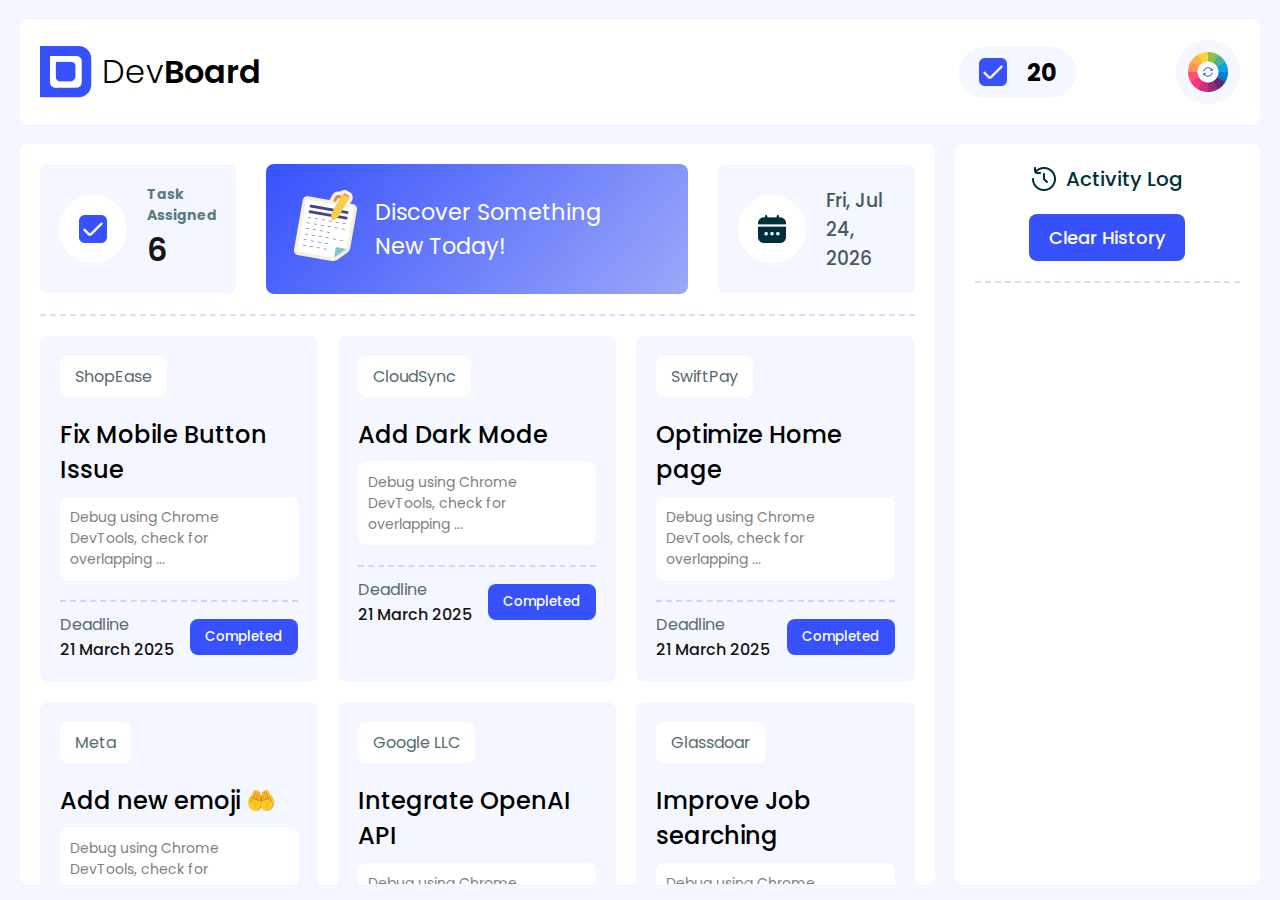
<file: index.html>
<!DOCTYPE html>
<html lang="en">
  <head>
    <meta charset="UTF-8" />
    <meta name="viewport" content="width=device-width, initial-scale=1.0" />
    <link rel="stylesheet" href="./styles/main.css" />
    <link rel="stylesheet" href="./styles/style.css" />
    <link rel="stylesheet" href="./styles/navbar.css" />
    <title>DevBorad</title>
  </head>
  <body>
    <header>
      <nav>
        <div class="navbar_left_side_main_container">
          <img src="./assets/logo.png" alt="logo" />
          <h1>Dev<span>Board</span></h1>
        </div>

        <div class="navbar_right_side_main_container">
          <div class="navbar_checkbox_container">
            <img src="./assets/checkbox.png" alt="Image" />
            <h2 id="complete_task_number">20</h2>
          </div>

          <div onclick="handleThemeColor()" class="navbar_theme_container">
            <img src="./assets/theme-btn.png" alt="Image" />
          </div>
        </div>
      </nav>
    </header>

    <main>
      <section class="dashborad_main_container">
        <div class="dashboard_right_side_task_main_container">
          <div class="task_top_container">
            <div class="task_count_container">
              <div class="task_count_image_container">
                <img src="./assets/checkbox.png" alt="Image" />
              </div>

              <div class="task_count_info_container">
                <h3>Task Assigned <span id="task_number">6</span></h3>
              </div>
            </div>

            <div onclick="handleBlogRoute()" class="task_blog_container">
              <div class="task_blog_image_container">
                <img src="./assets/board.png" alt="Image" />
              </div>
              <div>
                <h3>
                  Discover Something <br />
                  New Today!
                </h3>
              </div>
            </div>

            <div class="task_date_container">
              <div class="task_data_image_container">
                <img src="./assets/calender.png" alt="Image" />
              </div>

              <div class="task_data_info_container">
                <h3 id="currentDate"></h3>
              </div>
            </div>
          </div>

          <div class="task_bottom_container">
            <div class="task_box_main_container">
              <h3>ShopEase</h3>
              <div class="task_box_inner_container">
                <h2>Fix Mobile Button Issue</h2>
                <p>Debug using Chrome DevTools, check for overlapping ...</p>
              </div>

              <div class="task_inner_bottom_container">
                <p>
                  Deadline <br />
                  <span>21 March 2025</span>
                </p>
                <button onclick="handleTask(this)">Completed</button>
              </div>
            </div>

            <div class="task_box_main_container">
              <h3>CloudSync</h3>
              <div class="task_box_inner_container">
                <h2>Add Dark Mode</h2>
                <p>Debug using Chrome DevTools, check for overlapping ...</p>
              </div>

              <div class="task_inner_bottom_container">
                <p>
                  Deadline <br />
                  <span>21 March 2025</span>
                </p>
                <button onclick="handleTask(this)">Completed</button>
              </div>
            </div>

            <div class="task_box_main_container">
              <h3>SwiftPay</h3>
              <div class="task_box_inner_container">
                <h2>Optimize Home page</h2>
                <p>Debug using Chrome DevTools, check for overlapping ...</p>
              </div>

              <div class="task_inner_bottom_container">
                <p>
                  Deadline <br />
                  <span>21 March 2025</span>
                </p>
                <button onclick="handleTask(this)">Completed</button>
              </div>
            </div>

            <div class="task_box_main_container">
              <h3>Meta</h3>
              <div class="task_box_inner_container">
                <h2>Add new emoji 🤲</h2>
                <p>Debug using Chrome DevTools, check for overlapping ...</p>
              </div>

              <div class="task_inner_bottom_container">
                <p>
                  Deadline <br />
                  <span>21 March 2025</span>
                </p>
                <button onclick="handleTask(this)">Completed</button>
              </div>
            </div>

            <div class="task_box_main_container">
              <h3>Google LLC</h3>
              <div class="task_box_inner_container">
                <h2>Integrate OpenAI API</h2>
                <p>Debug using Chrome DevTools, check for overlapping ...</p>
              </div>

              <div class="task_inner_bottom_container">
                <p>
                  Deadline <br />
                  <span>21 March 2025</span>
                </p>
                <button onclick="handleTask(this)">Completed</button>
              </div>
            </div>

            <div class="task_box_main_container">
              <h3>Glassdoar</h3>
              <div class="task_box_inner_container">
                <h2>Improve Job searching</h2>
                <p>Debug using Chrome DevTools, check for overlapping ...</p>
              </div>

              <div class="task_inner_bottom_container">
                <p>
                  Deadline <br />
                  <span>21 March 2025</span>
                </p>
                <button onclick="handleTask(this)">Completed</button>
              </div>
            </div>
          </div>
        </div>

        <div class="dashboard_left_side_comment_main_container">
          <div class="comment_top_main_container">
            <div class="comment_top_inner_container">
              <div class="comment_top_image_container">
                <img src="./assets/activity.png" alt="Image" />
                <p>Activity Log</p>
              </div>
              <div class="comment_top_button_container">
                <button onclick="handleResetComment()">Clear History</button>
              </div>
            </div>
          </div>

          <div id="comment_parent" class="main_comment_container"></div>
        </div>
      </section>
    </main>
    <script src="script.js"></script>
  </body>
</html>
</file>
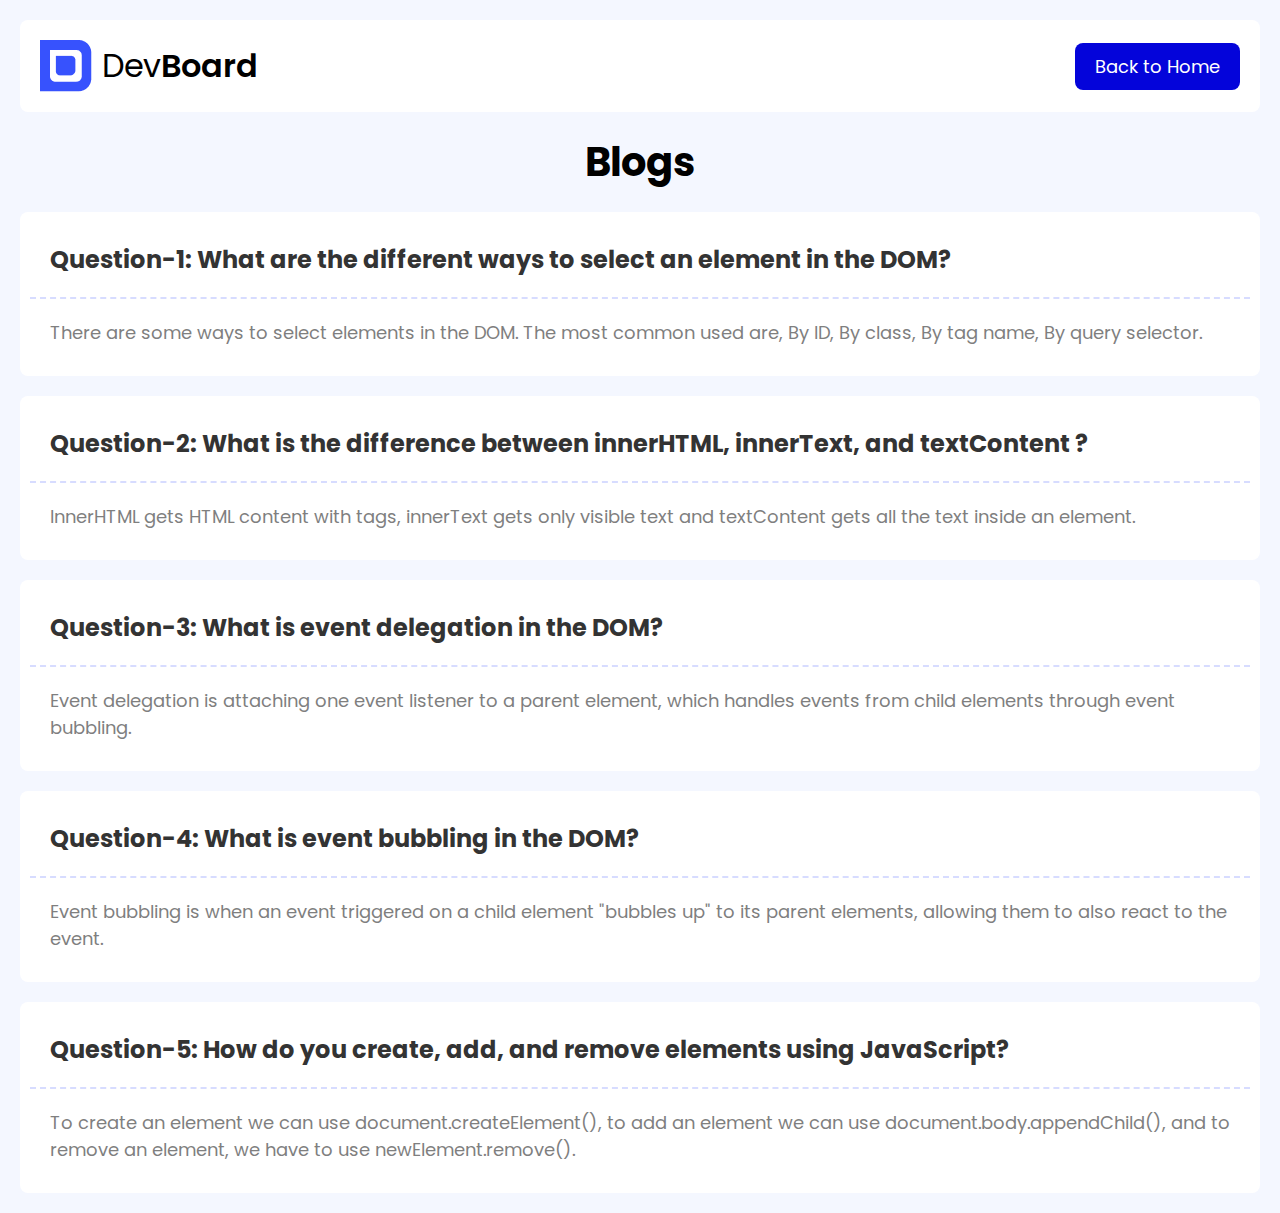
<file: blog.html>
<!DOCTYPE html>
<html lang="en">
  <head>
    <meta charset="UTF-8" />
    <meta name="viewport" content="width=device-width, initial-scale=1.0" />
    <link rel="stylesheet" href="./styles/blog.css" />
    <link rel="stylesheet" href="./styles/style.css" />
    <title>DevBoard | Blog page</title>
  </head>
  <body>
    <header>
      <nav>
        <div class="blog_nav_logo_container">
          <img src="./assets/logo.png" alt="Image" />
          <h2><span>Dev</span>Board</h2>
        </div>
        <button onclick="handleHomeRoute()">Back to Home</button>
      </nav>
    </header>

    <main>
      <h1>Blogs</h1>

      <section>
        <div class="ques_main_container">
          <h2>
            Question-1: What are the different ways to select an element in the
            DOM?
          </h2>
        </div>
        <div class="ans_main_container">
          <h2>
            There are some ways to select elements in the DOM. The most common
            used are, By ID, By class, By tag name, By query selector.
          </h2>
        </div>
      </section>

      <section>
        <div class="ques_main_container">
          <h2>
            Question-2: What is the difference between innerHTML, innerText, and
            textContent ?
          </h2>
        </div>
        <div class="ans_main_container">
          <h2>
            InnerHTML gets HTML content with tags, innerText gets only visible
            text and textContent gets all the text inside an element.
          </h2>
        </div>
      </section>

      <section>
        <div class="ques_main_container">
          <h2>Question-3: What is event delegation in the DOM?</h2>
        </div>
        <div class="ans_main_container">
          <h2>
            Event delegation is attaching one event listener to a parent
            element, which handles events from child elements through event
            bubbling.
          </h2>
        </div>
      </section>

      <section>
        <div class="ques_main_container">
          <h2>Question-4: What is event bubbling in the DOM?</h2>
        </div>
        <div class="ans_main_container">
          <h2>
            Event bubbling is when an event triggered on a child element
            "bubbles up" to its parent elements, allowing them to also react to
            the event.
          </h2>
        </div>
      </section>

      <section>
        <div class="ques_main_container">
          <h2>
            Question-5: How do you create, add, and remove elements using
            JavaScript?
          </h2>
        </div>
        <div class="ans_main_container">
          <h2>
            To create an element we can use document.createElement(), to add an
            element we can use document.body.appendChild(), and to remove an
            element, we have to use newElement.remove().
          </h2>
        </div>
      </section>
    </main>

    <script src="script.js"></script>
  </body>
</html>
</file>
<file: styles/main.css>
main {
  margin-top: 20px;
}

.dashborad_main_container {
  gap: 20px;
  display: flex;
  align-items: flex-start;
  justify-content: space-between;
}

/* Main two container style__ */

.dashboard_right_side_task_main_container {
  width: 75%;
  height: calc(100vh - 160px);
  overflow-y: auto;
  padding: 20px;
  border-radius: 8px;
  background-color: #ffffff;
}

.dashboard_left_side_comment_main_container {
  width: 25%;
  height: calc(100vh - 160px);
  overflow-y: auto;
  padding: 20px;
  border-radius: 8px;
  background-color: #ffffff;
}

/* Dashboard top container style__ */

.task_top_container {
  gap: 30px;
  display: grid;
  padding-bottom: 20px;
  grid-template-columns: repeat(12, 1fr);
  border-bottom: 2px dashed #3752fd33;
}

/* Top container 01__ */

.task_count_container {
  gap: 20px;
  display: flex;
  align-items: center;
  justify-content: center;
  grid-column-start: 1;
  grid-column-end: 4;
  padding: 20px;
  border-radius: 8px;
  background-color: #f4f7ff;
}

.task_count_image_container {
  display: flex;
  align-items: center;
  justify-content: center;
  padding: 20px;
  border-radius: 50%;
  background-color: #ffffff;
}

.task_count_info_container h3 {
  color: #5a7b83;
  font-size: 14px;
}

.task_count_info_container h3 span {
  font-size: 2rem;
  font-weight: 600;
  color: #151515;
}

/* Top container 02__ */

.task_blog_container {
  gap: 10px;
  display: flex;
  align-items: center;
  justify-content: flex-start;
  grid-column-start: 4;
  grid-column-end: 10;
  padding: 20px;
  border-radius: 8px;
  background: linear-gradient(
    130.7deg,
    #3752fd 0.419%,
    #6c7ffa 52.66%,
    #9ba8f8 99.733%
  );
  cursor: pointer;
}

.task_blog_container h3 {
  color: #ffffff;
  font-size: 1.4rem;
  font-weight: 400;
}

/* Top container 03__ */

.task_date_container {
  gap: 20px;
  display: flex;
  align-items: center;
  justify-content: center;
  grid-column-start: 10;
  grid-column-end: -1;
  padding: 20px;
  border-radius: 8px;
  background-color: #f4f7ff;
}

.task_data_image_container {
  display: flex;
  align-items: center;
  justify-content: center;
  padding: 20px;
  border-radius: 50%;
  background-color: #ffffff;
}

.task_data_info_container h3 {
  color: #47595e;
  font-weight: 500;
}

.task_data_info_container h3 span {
  color: #151515;
}

/* Dashboard bottom container style__ */

.task_bottom_container {
  margin-top: 20px;
  gap: 20px;
  display: grid;
  grid-template-columns: repeat(3, 1fr);
}

.task_box_main_container {
  padding: 20px;
  border-radius: 8px;
  background-color: #f4f7ff;
}

.task_box_main_container h3 {
  display: inline-block;
  padding: 8px 15px;
  border-radius: 8px;
  font-size: 16px;
  font-weight: 400;
  color: #556b70;
  background-color: #ffffff;
}

.task_box_inner_container {
  margin: 20px 0;
}

.task_box_inner_container h2 {
  margin-bottom: 10px;
  font-size: 24px;
  font-weight: 500;
}

.task_box_inner_container p {
  padding: 10px;
  border-radius: 8px;
  color: #7f7f7f;
  font-size: 14px;
  background-color: #ffffff;
}

.task_inner_bottom_container {
  display: flex;
  align-items: center;
  justify-content: space-between;
  padding-top: 10px;
  border-top: 2px dashed #3752fd33;
}

.task_inner_bottom_container p {
  color: #556b70;
}

.task_inner_bottom_container p span {
  color: #151515;
  font-weight: 500;
}

.task_inner_bottom_container button {
  border: none;
  padding: 8px 15px;
  border-radius: 8px;
  font-weight: 500;
  color: #ffffff;
  cursor: pointer;
  background-color: #3752fd;
}

.task_inner_bottom_container button:hover {
  background-color: #3047db;
}

/* Comment box container style__ */

.comment_top_main_container {
  display: flex;
  align-items: center;
  justify-content: center;
  padding-bottom: 20px;
  border-bottom: 2px dashed #3752fd33;
}

.comment_top_image_container {
  gap: 10px;
  display: flex;
  align-items: center;
  justify-content: center;
}

.comment_top_image_container p {
  font-size: 20px;
  font-weight: 500;
  color: #00303c;
}

.comment_top_button_container {
  display: flex;
  align-items: center;
  justify-content: center;
  margin-top: 20px;
}

.comment_top_button_container button {
  padding: 10px 20px;
  border-radius: 8px;
  border: none;
  color: #ffffff;
  font-weight: 500;
  cursor: pointer;
  font-size: 18px;
  background-color: #3752fd;
}

.comment_top_button_container button:hover {
  background-color: #3047db;
}

.main_comment_container {
  margin-top: 20px;
}

.comment {
  padding: 10px 15px;
  border-radius: 8px;
  background-color: #f4f7ff;
  margin-bottom: 20px;
  color: #4a4b4d;
  cursor: pointer;
}

/* Functional button style__ */

.task_btn {
  cursor: not-allowed !important;
  background-color: #b8bfee !important;
}
</file>
<file: styles/style.css>
@import url("https://fonts.googleapis.com/css2?family=Poppins:ital,wght@0,100;0,200;0,300;0,400;0,500;0,600;0,700;0,800;0,900;1,100;1,200;1,300;1,400;1,500;1,600;1,700;1,800;1,900&display=swap");

* {
  margin: 0;
  padding: 0;
  box-sizing: border-box;
  font-family: "Poppins", sans-serif;
}

body {
  max-width: 1536px;
  margin: auto;
  padding: 0 20px;
  background-color: #f4f7ff;
}
</file>
<file: styles/navbar.css>
nav {
  display: flex;
  align-items: center;
  justify-content: space-between;
  margin-top: 20px;
  border-radius: 8px;
  padding: 20px;
  background-color: #ffffff;
}

.navbar_left_side_main_container {
  gap: 10px;
  display: flex;
  align-items: center;
  justify-content: center;
  cursor: pointer;
}

.navbar_left_side_main_container h1 {
  font-size: 2rem;
  font-weight: 300;
}

.navbar_left_side_main_container h1 span {
  font-weight: 600;
}

.navbar_right_side_main_container {
  gap: 100px;
  display: flex;
  align-items: center;
  justify-content: center;
}

.navbar_checkbox_container {
  gap: 20px;
  display: flex;
  align-items: center;
  justify-content: center;
  padding: 8px 20px;
  border-radius: 32px;
  cursor: pointer;
  background-color: #f4f7ff;
}

.navbar_theme_container {
  display: flex;
  align-items: center;
  justify-content: center;
  padding: 12px;
  cursor: pointer;
  border-radius: 50%;
  background-color: #f4f7ff;
}

.navbar_theme_container:active {
  background-color: #e9ebf3;
}
</file>
<file: styles/blog.css>
nav {
  display: flex;
  align-items: center;
  justify-content: space-between;
  margin-top: 20px;
  padding: 20px;
  border-radius: 8px;
  background-color: #ffffff;
}

.blog_nav_logo_container {
  gap: 10px;
  display: flex;
  align-items: center;
  justify-content: center;
}

.blog_nav_logo_container h2 {
  font-size: 2rem;
  font-weight: 600;
}

.blog_nav_logo_container h2 span {
  font-weight: 400;
}

nav button {
  border: none;
  border-radius: 8px;
  padding: 10px 20px;
  color: #ffffff;
  background-color: #0404da;
  font-size: 18px;
  cursor: pointer;
}

main h1 {
  font-size: 2.5rem;
  margin-top: 20px;
  text-align: center;
}

main section {
  margin-top: 20px;
  margin-bottom: 20px;
  padding: 10px;
  border-radius: 8px;
  background-color: #ffffff;
}

.ques_main_container {
  font-size: 1rem;
  font-weight: 500;
  color: #333333;
  padding: 20px;
  border-bottom: 2px dashed #d7dcff;
}

.ans_main_container {
  padding: 20px;
}

.ans_main_container h2 {
  color: #7f7f7f;
  font-size: 18px;
  font-weight: 400;
}
</file>
